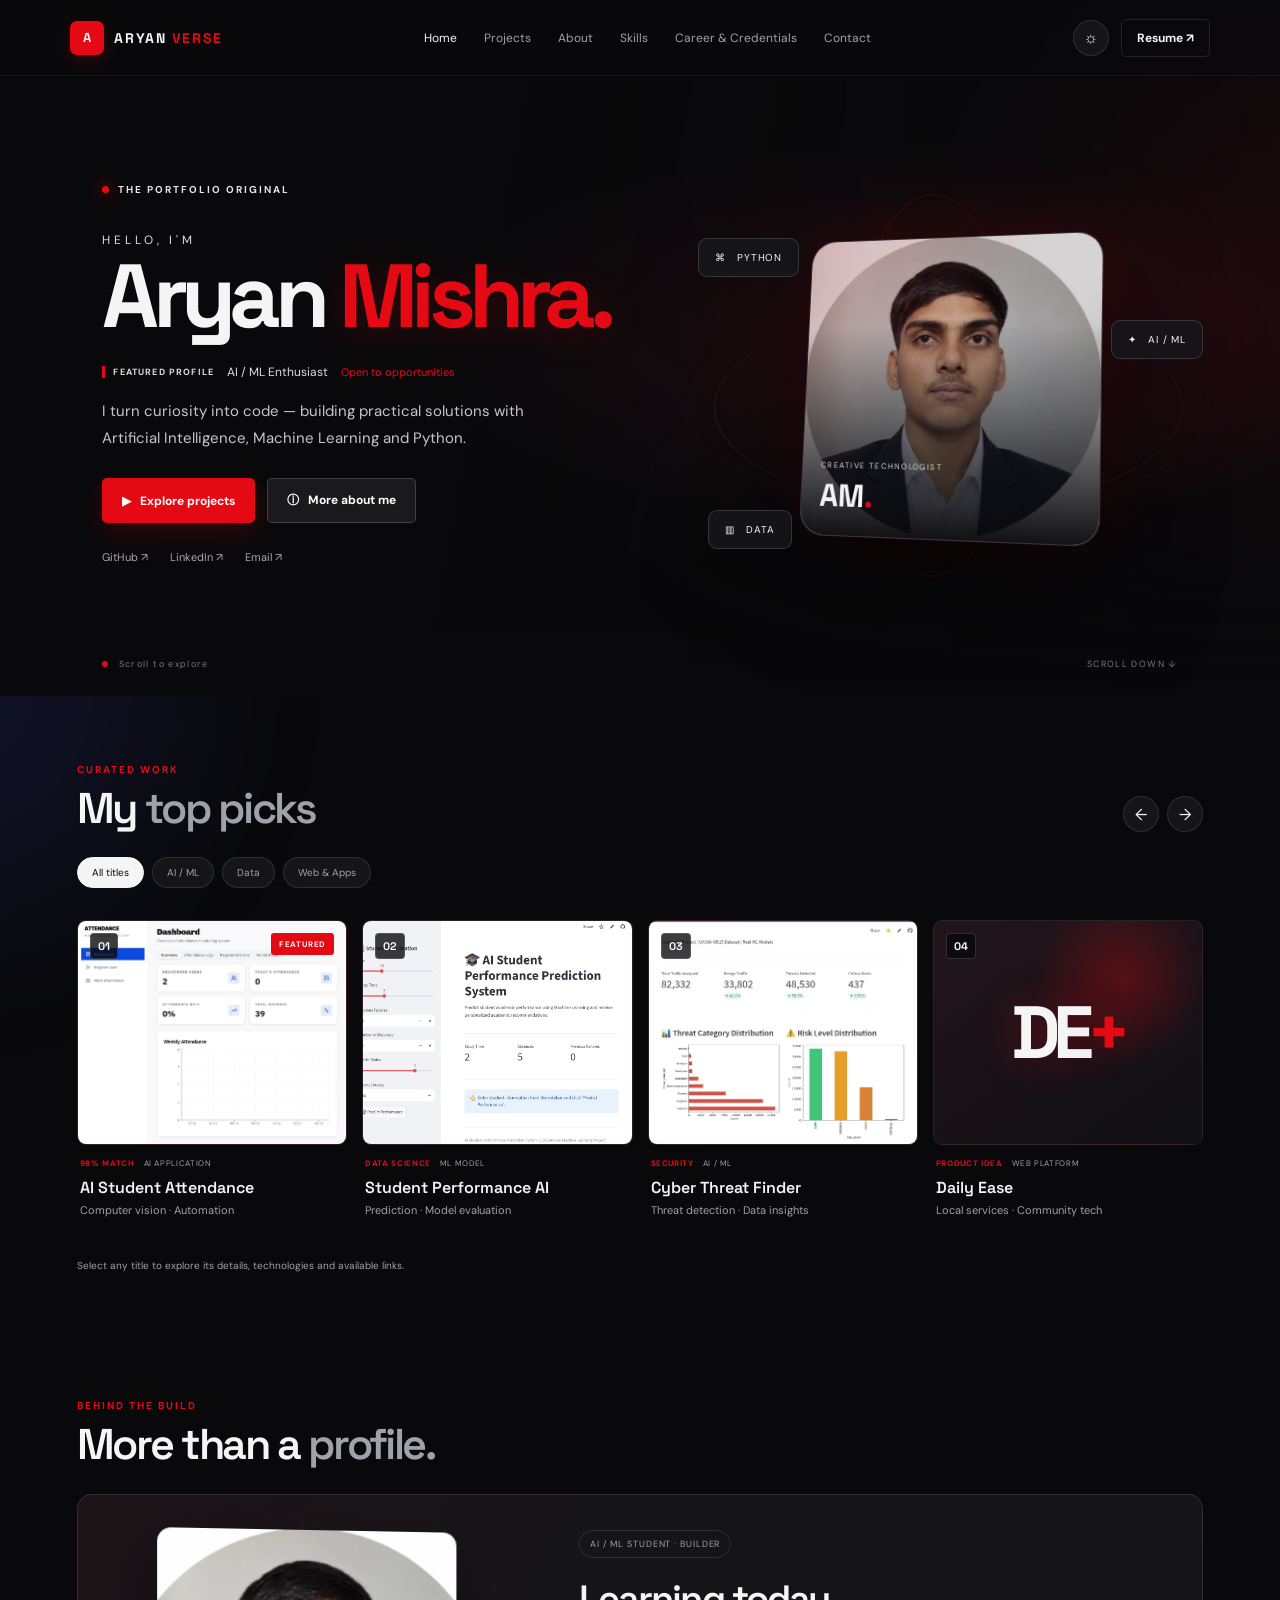
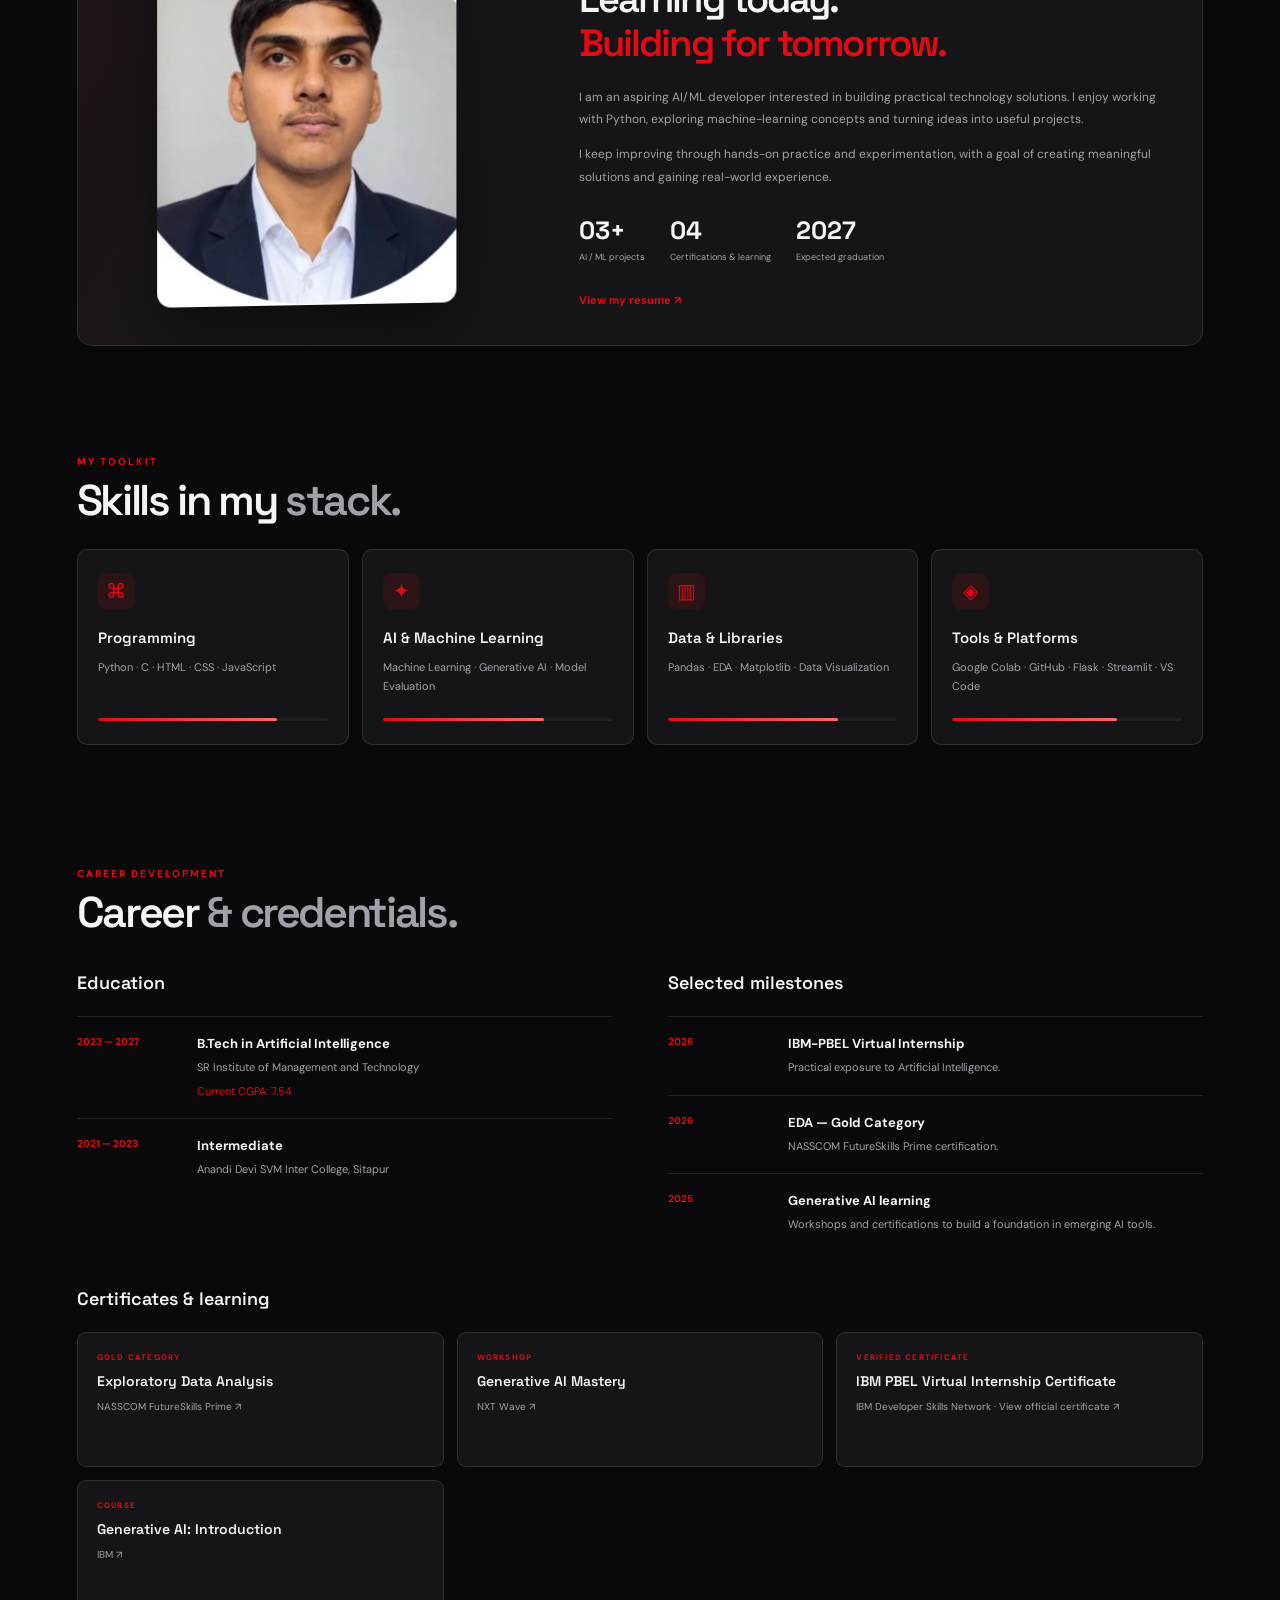
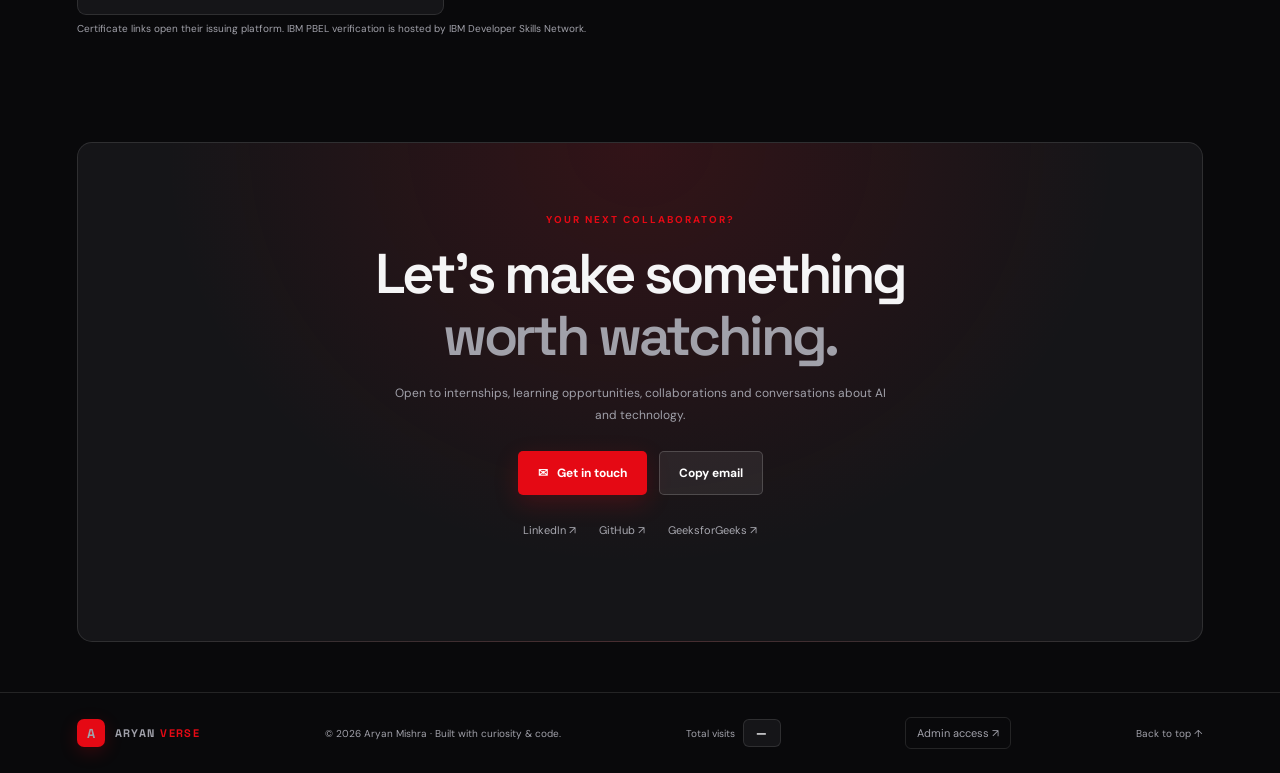
<file: index.html>
<!doctype html>
<html lang="en">
<head>
<meta charset="utf-8"><meta name="viewport" content="width=device-width,initial-scale=1">
<meta name="theme-color" content="#09090b"><meta name="description" content="Aryan Mishra — AI/ML portfolio, projects, skills and certifications.">
<title>Aryan Mishra | PortfolioVerse</title>
<link rel="preconnect" href="https://fonts.googleapis.com"><link rel="preconnect" href="https://fonts.gstatic.com" crossorigin>
<link href="https://fonts.googleapis.com/css2?family=DM+Sans:wght@400;500;600;700&family=Space+Grotesk:wght@400;500;600;700&display=swap" rel="stylesheet">
<link rel="stylesheet" href="style.css">
</head>
<body>
<div class="ambient ambient-one"></div><div class="ambient ambient-two"></div>
<header class="topbar" id="topbar">
  <a class="brand" href="#home" aria-label="Home"><span class="brand-mark">A<span>M</span></span><span class="brand-name">ARYAN<span>VERSE</span></span></a>
  <button class="mobile-menu" id="mobileMenu" aria-label="Toggle menu" aria-expanded="false">☰</button>
  <nav id="mainNav"><a class="active" href="#home">Home</a><a href="#projects">Projects</a><a href="#about">About</a><a href="#skills">Skills</a><a href="#experience">Career &amp; Credentials</a><a href="#contact">Contact</a></nav>
  <div class="top-actions"><button id="themeToggle" class="icon-btn" title="Toggle visual mode" aria-label="Toggle visual mode">☼</button><a class="resume-btn" href="resume_aryan.pdf" target="_blank" rel="noopener">Resume ↗</a></div>
</header>
<main>
<section class="hero" id="home">
  <div class="hero-shade"></div><div class="hero-content">
    <div class="eyebrow"><span class="live-dot"></span> THE PORTFOLIO ORIGINAL</div>
    <p class="hero-overline">HELLO, I'M</p><h1>Aryan <span>Mishra.</span></h1>
    <div class="role-line"><span class="role-label">FEATURED PROFILE</span><span>AI / ML Enthusiast</span><span class="rating">Open to opportunities</span></div>
    <p class="hero-desc">I turn curiosity into code — building practical solutions with Artificial Intelligence, Machine Learning and Python.</p>
    <div class="hero-buttons"><a class="btn btn-red" href="#projects">▶ &nbsp; Explore projects</a><button class="btn btn-glass" id="aboutMeBtn">ⓘ &nbsp; More about me</button></div>
    <div class="hero-social"><a href="https://github.com/Engineer9336" target="_blank" rel="noopener">GitHub ↗</a><a href="https://www.linkedin.com/in/aryan-mishra93" target="_blank" rel="noopener">LinkedIn ↗</a><a href="mailto:mishraaryan9336@gmail.com">Email ↗</a></div>
  </div>
  <div class="hero-art" aria-hidden="true"><div class="orbit orbit-a"></div><div class="orbit orbit-b"></div><div class="orbit orbit-c"></div><div class="core-card"><img src="profile.webp" alt=""><div class="core-caption"><span>CREATIVE TECHNOLOGIST</span><b>AM<span>.</span></b></div></div><div class="float-chip chip-python">⌘ &nbsp; PYTHON</div><div class="float-chip chip-ai">✦ &nbsp; AI / ML</div><div class="float-chip chip-data">▥ &nbsp; DATA</div></div>
  <div class="hero-bottom"><span><i></i> Scroll to explore</span><span>SCROLL DOWN ↓</span></div>
</section>
<section class="content-section" id="projects">
  <div class="section-top"><div><p class="section-kicker">CURATED WORK</p><h2>My <span>top picks</span></h2></div><div class="row-controls"><button class="icon-btn row-arrow" data-row="projectRow" data-dir="-1" aria-label="Scroll projects left">←</button><button class="icon-btn row-arrow" data-row="projectRow" data-dir="1" aria-label="Scroll projects right">→</button></div></div>
  <div class="filters" role="group" aria-label="Filter projects"><button class="filter active" data-filter="all">All titles</button><button class="filter" data-filter="ai">AI / ML</button><button class="filter" data-filter="data">Data</button><button class="filter" data-filter="web">Web & Apps</button></div>
  <div class="project-row" id="projectRow">
    <article class="show-card tilt-card" data-category="ai" tabindex="0" role="button" data-title="AI-Based Student Attendance Monitoring System" data-desc="An automated attendance solution that uses face detection and recognition to identify students and record attendance, helping reduce manual work and improve tracking." data-tech="Flask · Haar Cascade · LBPH Recognizer" data-github="https://github.com/Engineer9336/Engineer9336.git" data-live="https://attend-face-7.preview.emergentagent.com/"><div class="card-art"><img src="attendance.jpg" alt="Student attendance system" loading="lazy"><span class="card-index">01</span><span class="card-badge">FEATURED</span><div class="card-hover-actions"><span>▶</span><span>View details</span></div></div><div class="show-info"><div class="show-meta"><span class="match">98% MATCH</span><span>AI APPLICATION</span></div><h3>AI Student Attendance</h3><p>Computer vision · Automation</p></div></article>
    <article class="show-card tilt-card" data-category="data ai" tabindex="0" role="button" data-title="AI Student Performance Prediction" data-desc="A machine-learning project that explores student-related factors and predicts academic performance using supervised learning models." data-tech="Python · Pandas · Scikit-learn · XGBoost" data-github="https://github.com/Engineer9336" data-live=""><div class="card-art"><img src="performance.jpg" alt="Student performance prediction" loading="lazy"><span class="card-index">02</span><div class="card-hover-actions"><span>▶</span><span>View details</span></div></div><div class="show-info"><div class="show-meta"><span class="match">DATA SCIENCE</span><span>ML MODEL</span></div><h3>Student Performance AI</h3><p>Prediction · Model evaluation</p></div></article>
    <article class="show-card tilt-card" data-category="ai data" tabindex="0" role="button" data-title="Cyber Threat Finder" data-desc="An AI/ML-focused cyber threat detection project that uses data analysis and machine learning to explore suspicious patterns and support threat identification." data-tech="Python · Streamlit · Machine Learning · EDA" data-github="https://github.com/Engineer9336/Cyber_threat_FINDER.git" data-live="https://cyberthreatfindergit-3dlu2kdk668kse8petuprc.streamlit.app/"><div class="card-art cyber-art"><img src="cyber-threat.png" alt="Cyber threat detection project" loading="lazy"><span class="card-index">03</span><div class="card-hover-actions"><span>▶</span><span>View details</span></div></div><div class="show-info"><div class="show-meta"><span class="match">SECURITY</span><span>AI / ML</span></div><h3>Cyber Threat Finder</h3><p>Threat detection · Data insights</p></div></article>
    <article class="show-card tilt-card" data-category="web" tabindex="0" role="button" data-title="Daily Ease — Local Services Platform" data-desc="A platform concept designed to help people in villages and small towns discover and hire local workers for everyday services." data-tech="HTML · CSS · JavaScript · Product Design" data-github="https://github.com/Engineer9336" data-live="https://daily-ease-k1ea.onrender.com/"><div class="card-art daily-art"><div class="daily-symbol">DE<span>+</span></div><span class="card-index">04</span><div class="card-hover-actions"><span>↗</span><span>View details</span></div></div><div class="show-info"><div class="show-meta"><span class="match">PRODUCT IDEA</span><span>WEB PLATFORM</span></div><h3>Daily Ease</h3><p>Local services · Community tech</p></div></article>
  </div>
  <p class="microcopy">Select any title to explore its details, technologies and available links.</p>
</section>
<section class="content-section compact-section" id="about"><div class="section-top"><div><p class="section-kicker">BEHIND THE BUILD</p><h2>More than a <span>profile.</span></h2></div></div><div class="about-panel"><div class="about-photo"><img src="profile.webp" alt="Aryan Mishra" loading="lazy"><span class="photo-orbit"></span></div><div class="about-text"><span class="pill">AI / ML STUDENT · BUILDER</span><h3>Learning today.<br><em>Building for tomorrow.</em></h3><p>I am an aspiring AI/ML developer interested in building practical technology solutions. I enjoy working with Python, exploring machine-learning concepts and turning ideas into useful projects.</p><p>I keep improving through hands-on practice and experimentation, with a goal of creating meaningful solutions and gaining real-world experience.</p><div class="stat-grid"><div><b>03+</b><span>AI / ML projects</span></div><div><b>04</b><span>Certifications & learning</span></div><div><b>2027</b><span>Expected graduation</span></div></div><a class="text-link" href="resume_aryan.pdf" target="_blank" rel="noopener">View my resume ↗</a></div></div></section>
<section class="content-section" id="skills"><div class="section-top"><div><p class="section-kicker">MY TOOLKIT</p><h2>Skills in my <span>stack.</span></h2></div></div><div class="skill-shelf"><article class="skill-tile tilt-card"><span>⌘</span><h3>Programming</h3><p>Python · C · HTML · CSS · JavaScript</p><div class="skill-meter"><i style="width:78%"></i></div></article><article class="skill-tile tilt-card"><span>✦</span><h3>AI & Machine Learning</h3><p>Machine Learning · Generative AI · Model Evaluation</p><div class="skill-meter"><i style="width:70%"></i></div></article><article class="skill-tile tilt-card"><span>▥</span><h3>Data & Libraries</h3><p>Pandas · EDA · Matplotlib · Data Visualization</p><div class="skill-meter"><i style="width:74%"></i></div></article><article class="skill-tile tilt-card"><span>◈</span><h3>Tools & Platforms</h3><p>Google Colab · GitHub · Flask · Streamlit · VS Code</p><div class="skill-meter"><i style="width:72%"></i></div></article></div></section>
<section class="content-section journey-section" id="experience"><div class="section-top"><div><p class="section-kicker">CAREER DEVELOPMENT</p><h2>Career <span>&amp; credentials.</span></h2></div></div><div class="journey-grid"><div><h3 class="subheading">Education</h3><article class="timeline-item"><span>2023 — 2027</span><div><h4>B.Tech in Artificial Intelligence</h4><p>SR Institute of Management and Technology</p><small>Current CGPA: 7.54</small></div></article><article class="timeline-item"><span>2021 — 2023</span><div><h4>Intermediate</h4><p>Anandi Devi SVM Inter College, Sitapur</p></div></article></div><div><h3 class="subheading">Selected milestones</h3><article class="timeline-item"><span>2026</span><div><h4>IBM-PBEL Virtual Internship</h4><p>Practical exposure to Artificial Intelligence.</p></div></article><article class="timeline-item"><span>2026</span><div><h4>EDA — Gold Category</h4><p>NASSCOM FutureSkills Prime certification.</p></div></article><article class="timeline-item"><span>2025</span><div><h4>Generative AI learning</h4><p>Workshops and certifications to build a foundation in emerging AI tools.</p></div></article></div></div><h3 class="subheading cert-heading">Certificates & learning</h3><div class="certificate-row"><a href="https://www.futureskillsprime.in/iDH/user/credential/view/32914-d2db956e-89bc-11f1-bcca-005056b48b54" target="_blank" rel="noopener"><span>GOLD CATEGORY</span><b>Exploratory Data Analysis</b><small>NASSCOM FutureSkills Prime ↗</small></a><a href="https://cdn1.ccbp.in/misc/workshop-openai-nxtwave-buildathon-genai-online-workshop-participation/V8UVVJ9SR9.png" target="_blank" rel="noopener"><span>WORKSHOP</span><b>Generative AI Mastery</b><small>NXT Wave ↗</small></a><a href="https://courses.ibmmooc.skillsnetwork.site/certificates/443cd7c1399649229d3c1b4655b6f2ce" target="_blank" rel="noopener" aria-label="Open verified IBM PBEL Artificial Intelligence internship certificate"><span>VERIFIED CERTIFICATE</span><b>IBM PBEL Virtual Internship Certificate</b><small>IBM Developer Skills Network · View official certificate ↗</small></a><a href="https://coursera.org/share/058de2ea658a33d26c49e548c6a832b0" target="_blank" rel="noopener"><span>COURSE</span><b>Generative AI: Introduction</b><small>IBM ↗</small></a></div><p class="microcopy">Certificate links open their issuing platform. IBM PBEL verification is hosted by IBM Developer Skills Network.</p></section>
<section class="contact-section" id="contact"><div class="contact-inner"><p class="section-kicker">YOUR NEXT COLLABORATOR?</p><h2>Let's make something<br><span>worth watching.</span></h2><p>Open to internships, learning opportunities, collaborations and conversations about AI and technology.</p><div class="contact-actions"><a class="btn btn-red" href="mailto:mishraaryan9336@gmail.com?subject=Portfolio%20Contact">✉ &nbsp; Get in touch</a><button class="btn btn-glass" id="copyEmail">Copy email</button></div><div class="contact-links"><a href="https://www.linkedin.com/in/aryan-mishra93" target="_blank" rel="noopener">LinkedIn ↗</a><a href="https://github.com/Engineer9336" target="_blank" rel="noopener">GitHub ↗</a><a href="https://practice.geeksforgeeks.org/leaderboard" target="_blank" rel="noopener">GeeksforGeeks ↗</a></div><p id="copyStatus" class="copy-status" aria-live="polite"></p></div></section>
</main>
<footer><a class="brand footer-brand" href="#home"><span class="brand-mark">A<span>M</span></span><span class="brand-name">ARYAN<span>VERSE</span></span></a><span>© <span id="year"></span> Aryan Mishra · Built with curiosity &amp; code.</span><span class="visitor-counter" aria-live="polite">Total visits <strong id="visitorCount">—</strong></span><a href="admin.html" class="admin-entry">Admin access ↗</a><a href="#home">Back to top ↑</a></footer>
<button id="backTop" class="back-top" aria-label="Back to top">↑</button>
<div class="detail-modal" id="detailModal" aria-hidden="true"><div class="modal-backdrop" data-close="true"></div><article class="detail-panel" role="dialog" aria-modal="true" aria-labelledby="detailTitle"><button class="modal-close" id="modalClose" aria-label="Close details">×</button><p class="section-kicker">PROJECT DETAILS</p><h2 id="detailTitle">Project</h2><p id="detailDesc"></p><div class="detail-tech" id="detailTech"></div><div class="detail-links" id="detailLinks"></div></article></div>
<div class="toast" id="toast" role="status" aria-live="polite"></div>
<script src="script.js"></script><script type="module" src="public-data.js"></script>
</body></html>
</file>
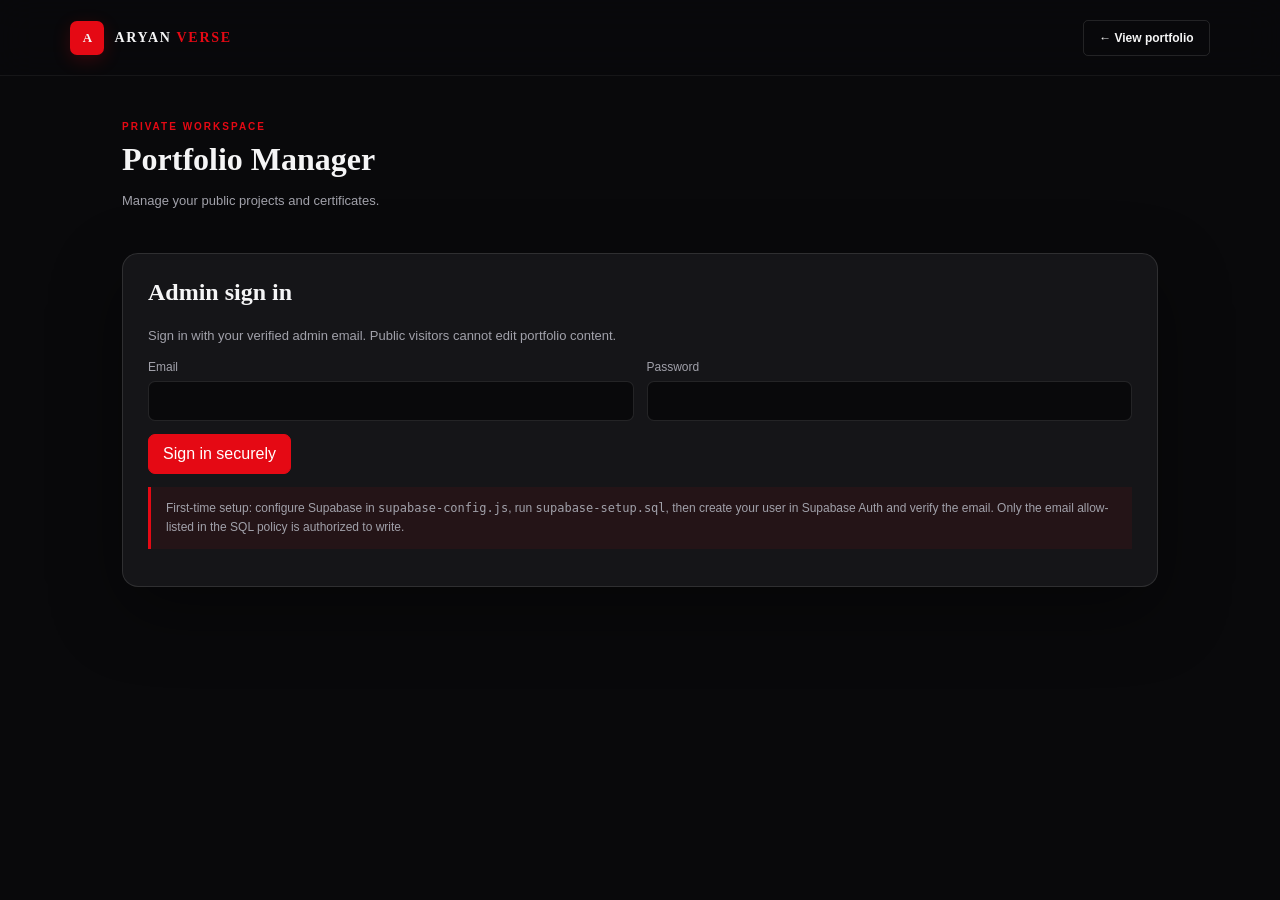
<file: admin.html>
<!doctype html><html lang="en"><head><meta charset="utf-8"><meta name="viewport" content="width=device-width,initial-scale=1"><meta name="robots" content="noindex,nofollow"><title>Portfolio Admin | AryanVerse</title><link rel="stylesheet" href="style.css"><style>
.admin-wrap{max-width:1080px;margin:45px auto;padding:0 22px}.admin-head{display:flex;justify-content:space-between;align-items:center;gap:15px;flex-wrap:wrap;margin-bottom:28px}.admin-panel{background:var(--panel);border:1px solid var(--line);border-radius:16px;padding:25px;margin:18px 0;box-shadow:var(--shadow)}.admin-panel h2{margin-top:0;font-family:'Space Grotesk'}.admin-form{display:grid;grid-template-columns:repeat(2,minmax(0,1fr));gap:13px}.admin-form label{display:flex;flex-direction:column;gap:7px;color:var(--muted);font-size:12px}.admin-form input,.admin-form textarea,.admin-form select{width:100%;padding:12px;border-radius:7px;border:1px solid var(--line);background:var(--bg);color:var(--text);font:inherit}.admin-form textarea{min-height:95px;resize:vertical}.wide{grid-column:1/-1}.admin-btn{border:1px solid var(--line);background:var(--panel2);padding:10px 14px;border-radius:7px;cursor:pointer}.admin-btn.primary{background:var(--red);color:white;border-color:var(--red)}.admin-list{display:grid;gap:10px}.admin-item{display:flex;justify-content:space-between;align-items:center;gap:15px;padding:13px;border:1px solid var(--line);border-radius:9px}.admin-item small{display:block;color:var(--muted);margin-top:4px}.admin-item-actions{display:flex;gap:7px;flex-shrink:0}.status{color:var(--muted);font-size:13px;line-height:1.6}.status.error{color:#d92d3a}.status.ok{color:#147d4b}#dashboard[hidden],#loginPanel[hidden]{display:none!important}.security-note{background:rgba(229,9,20,.07);border-left:3px solid var(--red);padding:12px 15px;font-size:12px;line-height:1.6;color:var(--muted)}@media(max-width:650px){.admin-form{grid-template-columns:1fr}.wide{grid-column:auto}.admin-panel{padding:17px}.admin-item{align-items:flex-start;flex-direction:column}}
</style></head><body><header class="topbar"><a class="brand" href="index.html"><span class="brand-mark">A</span><span class="brand-name">ARYAN<span>VERSE</span></span></a><a class="resume-btn" href="index.html">← View portfolio</a></header><main class="admin-wrap"><div class="admin-head"><div><p class="section-kicker">PRIVATE WORKSPACE</p><h1 style="font-family:'Space Grotesk';margin:0">Portfolio Manager</h1><p class="status">Manage your public projects and certificates.</p></div><button id="logoutBtn" class="admin-btn" hidden>Sign out</button></div>
<section id="loginPanel" class="admin-panel"><h2>Admin sign in</h2><p class="status">Sign in with your verified admin email. Public visitors cannot edit portfolio content.</p><form id="loginForm" class="admin-form"><label>Email<input id="email" type="email" autocomplete="username" required></label><label>Password<input id="password" type="password" autocomplete="current-password" required minlength="8"></label><div class="wide"><button class="admin-btn primary" type="submit">Sign in securely</button></div></form><p id="loginStatus" class="status" aria-live="polite"></p><p class="security-note">First-time setup: configure Supabase in <code>supabase-config.js</code>, run <code>supabase-setup.sql</code>, then create your user in Supabase Auth and verify the email. Only the email allow-listed in the SQL policy is authorized to write.</p></section>
<section id="dashboard" hidden><div class="security-note">You are signed in. Changes are saved to Supabase and become visible on the public portfolio. Uploads go to the portfolio-assets bucket.</div>
<section class="admin-panel"><h2 id="projectFormTitle">Add a project</h2><form id="projectForm" class="admin-form"><input id="projectId" type="hidden"><label>Project title<input id="projectTitle" required maxlength="120"></label><label>Category<select id="projectCategory"><option value="ai">AI / ML</option><option value="data">Data</option><option value="web">Web & Apps</option><option value="cybersecurity">Cybersecurity</option></select></label><label class="wide">Short subtitle<input id="projectSubtitle" maxlength="160"></label><label class="wide">Description<textarea id="projectDescription" required></textarea></label><label class="wide">Technologies (separate with ·)<input id="projectTech" placeholder="Python · Pandas · Scikit-learn"></label><label>GitHub URL<input id="projectGithub" type="url" placeholder="https://github.com/..."></label><label>Live demo URL<input id="projectDemo" type="url" placeholder="https://..."></label><label>Card badge<input id="projectBadge" placeholder="FEATURED / AI PROJECT"></label><label>Project image<input id="projectImage" type="file" accept="image/*"></label><div class="wide"><button class="admin-btn primary" type="submit">Save project</button> <button class="admin-btn" type="button" id="cancelProject">Clear form</button></div></form><p id="projectStatus" class="status" aria-live="polite"></p><h3>Existing projects</h3><div id="projectList" class="admin-list"></div></section>
<section class="admin-panel"><h2 id="certFormTitle">Add a certificate</h2><form id="certForm" class="admin-form"><input id="certId" type="hidden"><label>Certificate title<input id="certTitle" required maxlength="150"></label><label>Issuer / organization<input id="certIssuer" required maxlength="120"></label><label>Category<input id="certCategory" placeholder="INTERNSHIP / GOLD CATEGORY"></label><label>Issue year<input id="certYear" type="number" min="2000" max="2100"></label><label class="wide">Official verification URL<input id="certVerification" type="url" placeholder="https://official-issuer.example/verify/..."></label><label class="wide">Certificate PDF or image<input id="certFile" type="file" accept="application/pdf,image/*"></label><div class="wide"><button class="admin-btn primary" type="submit">Save certificate</button> <button class="admin-btn" type="button" id="cancelCert">Clear form</button></div></form><p id="certStatus" class="status" aria-live="polite"></p><h3>Existing certificates</h3><div id="certList" class="admin-list"></div></section></section></main><script type="module" src="admin.js"></script></body></html>
</file>
<file: style.css>
:root{--bg:#09090b;--panel:#151518;--panel2:#202024;--text:#f5f5f6;--muted:#a1a1aa;--red:#e50914;--red2:#ff2631;--line:rgba(255,255,255,.11);--green:#46d369;--shadow:0 24px 70px rgba(0,0,0,.4)}*{box-sizing:border-box}html{scroll-behavior:smooth;scroll-padding-top:86px}body{margin:0;background:var(--bg);color:var(--text);font-family:'DM Sans',sans-serif;overflow-x:hidden;transition:background .35s,color .35s}body.light-mode{--bg:#f3f3f5;--panel:#fff;--panel2:#e8e8ec;--text:#17171b;--muted:#5f6068;--line:rgba(0,0,0,.13);--shadow:0 24px 70px rgba(20,20,30,.14)}a{color:inherit;text-decoration:none}button{font:inherit;color:inherit}.ambient{position:fixed;z-index:-1;width:420px;height:420px;border-radius:50%;filter:blur(100px);opacity:.12;pointer-events:none}.ambient-one{background:#e50914;top:5%;right:-200px}.ambient-two{background:#4c5eff;bottom:0;left:-260px}.topbar{height:76px;position:sticky;top:0;z-index:50;display:flex;align-items:center;justify-content:space-between;padding:0 5.5%;background:rgba(9,9,11,.82);backdrop-filter:blur(18px);border-bottom:1px solid rgba(255,255,255,.055);transition:background .3s}.light-mode .topbar{background:rgba(243,243,245,.86)}.brand{display:flex;align-items:center;gap:10px;flex-shrink:0}.brand-mark{width:34px;height:34px;display:grid;place-items:center;background:var(--red);font:700 13px 'Space Grotesk';border-radius:7px;box-shadow:0 5px 18px #e5091433}.brand-mark span{display:none}.brand-name{font:700 14px 'Space Grotesk';letter-spacing:.12em}.brand-name span{color:var(--red);margin-left:5px}.topbar nav{display:flex;gap:27px;margin:0 22px}.topbar nav a{font-size:12px;color:var(--muted);transition:color .2s}.topbar nav a:hover,.topbar nav a.active{color:var(--text)}.top-actions{display:flex;align-items:center;gap:12px}.resume-btn{font-size:12px;font-weight:700;padding:10px 15px;border:1px solid var(--line);border-radius:5px}.resume-btn:hover{border-color:var(--red);color:var(--red)}.icon-btn{border:1px solid var(--line);background:var(--panel);width:36px;height:36px;border-radius:50%;display:grid;place-items:center;cursor:pointer;transition:.25s}.icon-btn:hover{background:var(--red);border-color:var(--red);transform:translateY(-2px)}.mobile-menu{display:none;background:none;border:0;font-size:23px}.hero{position:relative;min-height:620px;display:flex;align-items:center;padding:80px 8% 105px;overflow:hidden;background:radial-gradient(ellipse at 72% 42%,#5b111b66 0%,transparent 38%),linear-gradient(100deg,var(--bg) 0%,rgba(9,9,11,.97) 36%,rgba(9,9,11,.42) 100%)}.hero:after{content:"";position:absolute;inset:0;background:linear-gradient(0deg,var(--bg),transparent 24%),linear-gradient(90deg,var(--bg) 0%,transparent 75%);pointer-events:none}.hero-content{position:relative;z-index:4;max-width:620px;animation:rise .9s both}.eyebrow,.section-kicker{font-size:10px;letter-spacing:.2em;font-weight:700;color:var(--muted)}.eyebrow{display:flex;align-items:center;gap:9px;color:#e7e7e9}.live-dot{width:7px;height:7px;border-radius:50%;background:var(--red);box-shadow:0 0 15px var(--red)}.hero-overline{font-size:12px;letter-spacing:.32em;color:#ddd;margin:36px 0 5px}.hero h1{font:700 clamp(56px,7vw,94px)/.98 'Space Grotesk';letter-spacing:-.075em;margin:0 0 24px}.hero h1 span{color:var(--red);text-shadow:0 8px 38px #e5091433}.role-line{display:flex;align-items:center;gap:13px;flex-wrap:wrap;font-size:12px;color:#ddd}.role-label{font-size:9px;letter-spacing:.13em;border-left:3px solid var(--red);padding-left:8px;font-weight:700}.rating{color:var(--green);font-size:11px}.hero-desc{max-width:480px;color:#c6c6cc;line-height:1.8;font-size:15px;margin:18px 0 26px}.hero-buttons,.contact-actions{display:flex;gap:12px;flex-wrap:wrap}.btn{display:inline-flex;align-items:center;justify-content:center;gap:6px;border:1px solid transparent;border-radius:5px;padding:13px 19px;font-size:12px;font-weight:700;cursor:pointer;transition:transform .25s,background .25s,border .25s}.btn:hover{transform:translateY(-3px)}.btn-red{background:var(--red);color:white;box-shadow:0 8px 25px #e5091433}.btn-red:hover{background:var(--red2)}.btn-glass{background:#ffffff12;border-color:#ffffff2c;color:white}.btn-glass:hover{background:#ffffff20;border-color:#ffffff65}.hero-social{display:flex;gap:22px;margin-top:27px}.hero-social a,.contact-links a{font-size:11px;color:#a8a8b0;transition:color .2s}.hero-social a:hover,.contact-links a:hover{color:var(--red)}.hero-art{position:absolute;right:6%;top:50%;transform:translateY(-50%);width:min(42vw,510px);aspect-ratio:1;z-index:2;perspective:1000px;animation:artIn 1.2s .15s both}.core-card{position:absolute;inset:20%;border-radius:26px;overflow:hidden;transform:rotateY(-15deg) rotateX(7deg);background:linear-gradient(145deg,#2c171b,#101015);border:1px solid #ffffff22;box-shadow:0 40px 100px #000a,0 0 60px #e5091425;animation:float 6s ease-in-out infinite}.core-card:after{content:"";position:absolute;inset:0;background:linear-gradient(0deg,#08080bf2,transparent 70%),linear-gradient(130deg,#e5091422,transparent 45%)}.core-card img{width:100%;height:100%;object-fit:cover;object-position:center 20%;filter:saturate(.8);opacity:.82}.core-caption{position:absolute;z-index:1;bottom:20px;left:20px;right:20px;display:flex;flex-direction:column;gap:6px}.core-caption span{font-size:8px;letter-spacing:.18em;color:#ddd}.core-caption b{font:700 32px 'Space Grotesk'}.core-caption b span{font-size:32px;color:var(--red)}.orbit{position:absolute;inset:5%;border:1px solid #ffffff12;border-radius:50%;transform:rotateX(65deg) rotateZ(-22deg);animation:spin 25s linear infinite}.orbit-b{inset:13%;transform:rotateY(65deg) rotateZ(40deg);border-color:#e5091438;animation-duration:18s;animation-direction:reverse}.orbit-c{inset:0;transform:rotateX(68deg) rotateZ(65deg);border-style:dashed;animation-duration:35s}.float-chip{position:absolute;padding:12px 16px;border:1px solid #ffffff25;border-radius:9px;background:#17171be8;box-shadow:var(--shadow);font-size:10px;letter-spacing:.08em;backdrop-filter:blur(12px);animation:float 5s ease-in-out infinite}.chip-python{top:21%;left:1%}.chip-ai{right:0;top:37%;animation-delay:-2s}.chip-data{bottom:18%;left:3%;animation-delay:-3.5s}.hero-bottom{position:absolute;bottom:26px;left:8%;right:8%;z-index:5;display:flex;justify-content:space-between;color:#777780;font-size:9px;letter-spacing:.15em}.hero-bottom i{display:inline-block;width:6px;height:6px;border-radius:50%;background:var(--red);margin-right:7px}.content-section{padding:67px 6% 42px;position:relative}.section-top{display:flex;align-items:end;justify-content:space-between;margin-bottom:25px}.section-kicker{color:var(--red);margin:0 0 9px}.section-top h2,.contact-inner h2{font:600 clamp(30px,4vw,43px)/1.1 'Space Grotesk';letter-spacing:-.055em;margin:0}.section-top h2 span,.contact-inner h2 span{color:var(--muted)}.row-controls{display:flex;gap:8px}.filters{display:flex;gap:8px;margin:0 0 22px;flex-wrap:wrap}.filter{border:1px solid var(--line);background:var(--panel);border-radius:30px;padding:8px 14px;font-size:10px;color:var(--muted);cursor:pointer;transition:.2s}.filter:hover,.filter.active{background:var(--text);color:var(--bg);border-color:var(--text)}.project-row{display:grid;grid-auto-columns:minmax(220px,1fr);grid-auto-flow:column;gap:15px;overflow-x:auto;scroll-snap-type:x mandatory;padding:10px 4px 22px;margin:0 -4px;scrollbar-width:thin;scrollbar-color:#444 transparent}.project-row::-webkit-scrollbar{height:5px}.project-row::-webkit-scrollbar-thumb{background:#45454b;border-radius:5px}.show-card{min-width:0;scroll-snap-align:start;cursor:pointer;outline:none;transition:opacity .25s,transform .25s}.show-card[hidden]{display:none}.card-art{position:relative;height:clamp(165px,18vw,225px);border-radius:9px;overflow:hidden;background:linear-gradient(140deg,#251014,#11111a);border:1px solid #ffffff13;transform-style:preserve-3d;transition:box-shadow .3s,border-color .3s}.show-card:hover .card-art,.show-card:focus-visible .card-art{border-color:#e5091488;box-shadow:0 18px 45px #0008,0 0 0 1px #e5091433}.card-art img{width:100%;height:100%;object-fit:cover;display:block;transition:transform .65s,filter .4s;filter:saturate(.83)}.show-card:hover .card-art img{transform:scale(1.09);filter:saturate(1.1)}.card-index{position:absolute;left:12px;top:12px;font:700 11px 'Space Grotesk';background:#08080bc9;border:1px solid #ffffff25;padding:5px 7px;border-radius:4px}.card-badge{position:absolute;top:12px;right:12px;background:var(--red);font-size:8px;letter-spacing:.1em;font-weight:700;padding:6px 8px;border-radius:3px}.card-hover-actions{position:absolute;inset:auto 0 0;display:flex;align-items:center;gap:9px;padding:38px 15px 15px;background:linear-gradient(transparent,#08080bf2);font-size:11px;font-weight:700;opacity:0;transform:translateY(8px);transition:.25s}.card-hover-actions span:first-child{display:grid;place-items:center;width:30px;height:30px;border-radius:50%;background:white;color:#111}.show-card:hover .card-hover-actions,.show-card:focus-visible .card-hover-actions{opacity:1;transform:none}.show-info{padding:13px 3px}.show-meta{display:flex;gap:9px;align-items:center;font-size:8px;color:var(--muted);letter-spacing:.08em}.match{color:var(--green);font-weight:700}.show-info h3{font:600 16px 'Space Grotesk';margin:9px 0 5px}.show-info p{margin:0;color:var(--muted);font-size:11px}.microcopy{font-size:10px;color:var(--muted);margin:7px 0 0}.daily-art{display:grid;place-items:center;background:radial-gradient(circle at 70% 25%,#e509144d,transparent 35%),linear-gradient(145deg,#22151a,#101015)}.daily-symbol{font:700 74px 'Space Grotesk';letter-spacing:-.1em;text-shadow:0 0 40px #e5091455}.daily-symbol span{color:var(--red)}.compact-section{padding-top:85px}.about-panel{display:grid;grid-template-columns:minmax(230px,.8fr) 1.2fr;gap:7%;align-items:center;border:1px solid var(--line);border-radius:15px;padding:35px;background:linear-gradient(120deg,#e509140b,transparent 42%),var(--panel);overflow:hidden}.about-photo{position:relative;max-width:310px;width:100%;aspect-ratio:4/5;margin:auto;border-radius:10px;overflow:visible;perspective:700px}.about-photo img{position:relative;z-index:2;width:100%;height:100%;object-fit:cover;object-position:center 20%;border-radius:10px;transform:rotateY(5deg);box-shadow:0 24px 60px #0007}.photo-orbit{position:absolute;inset:-14px;border:1px solid #e5091470;border-radius:13px;transform:rotate(5deg);animation:float 7s ease-in-out infinite}.pill{display:inline-block;font-size:9px;letter-spacing:.1em;border:1px solid var(--line);padding:7px 10px;border-radius:30px;color:var(--muted)}.about-text h3{font:600 clamp(27px,3vw,38px)/1.15 'Space Grotesk';letter-spacing:-.05em;margin:20px 0}.about-text h3 em{font-style:normal;color:var(--red)}.about-text>p{font-size:12px;line-height:1.9;color:var(--muted);max-width:650px}.stat-grid{display:flex;gap:25px;margin:25px 0}.stat-grid div{display:flex;flex-direction:column;gap:5px}.stat-grid b{font:700 25px 'Space Grotesk'}.stat-grid span{font-size:9px;color:var(--muted)}.text-link{font-size:11px;font-weight:700;color:var(--red)}.skill-shelf{display:grid;grid-template-columns:repeat(4,1fr);gap:13px}.skill-tile{padding:23px 20px;border:1px solid var(--line);border-radius:10px;background:var(--panel);transition:transform .25s,border .25s;transform-style:preserve-3d}.skill-tile:hover{border-color:#e5091466}.skill-tile>span{display:grid;place-items:center;width:37px;height:37px;border-radius:9px;background:#e509141c;color:var(--red);font-size:20px}.skill-tile h3{font:600 15px 'Space Grotesk';margin:18px 0 9px}.skill-tile p{font-size:11px;line-height:1.7;color:var(--muted);min-height:40px}.skill-meter{height:3px;background:var(--panel2);border-radius:5px;margin-top:20px;overflow:hidden}.skill-meter i{display:block;height:100%;background:linear-gradient(90deg,var(--red),#ff6971);border-radius:5px;transform-origin:left;animation:meterIn 1.5s both}.journey-section{padding-top:80px}.journey-grid{display:grid;grid-template-columns:1fr 1fr;gap:5%}.subheading{font:600 18px 'Space Grotesk';margin:10px 0 22px}.timeline-item{display:grid;grid-template-columns:105px 1fr;gap:15px;padding:18px 0;border-top:1px solid var(--line)}.timeline-item>span{font-size:10px;color:var(--red);font-weight:700}.timeline-item h4{font-size:13px;margin:0 0 7px}.timeline-item p,.timeline-item small{font-size:11px;color:var(--muted);margin:0;line-height:1.6}.timeline-item small{display:inline-block;color:var(--green);margin-top:6px}.cert-heading{margin-top:35px}.certificate-row{display:grid;grid-template-columns:repeat(3,1fr);gap:13px}.certificate-row a{display:flex;flex-direction:column;gap:9px;padding:19px;border:1px solid var(--line);border-radius:9px;background:var(--panel);transition:.25s}.certificate-row a:hover{transform:translateY(-4px);border-color:#e5091466}.certificate-row a span{font-size:8px;letter-spacing:.15em;color:var(--red);font-weight:700}.certificate-row a b{font:600 14px 'Space Grotesk'}.certificate-row a small{font-size:10px;color:var(--muted)}.contact-section{margin:65px 6% 50px;border:1px solid var(--line);border-radius:15px;overflow:hidden;background:radial-gradient(ellipse at 50% 0%,#e5091424,transparent 60%),var(--panel)}.contact-inner{text-align:center;padding:70px 20px}.contact-inner h2{font-size:clamp(36px,5vw,56px);margin:17px 0}.contact-inner>p:not(.section-kicker):not(.copy-status){font-size:12px;line-height:1.8;color:var(--muted);max-width:510px;margin:0 auto 25px}.contact-actions{justify-content:center}.contact-links{display:flex;justify-content:center;gap:23px;margin-top:28px}.copy-status{font-size:10px;color:var(--green);min-height:14px}footer{display:flex;align-items:center;justify-content:space-between;padding:24px 6%;border-top:1px solid var(--line);font-size:10px;color:var(--muted);gap:20px}.footer-brand .brand-mark{width:28px;height:28px}.footer-brand .brand-name{font-size:11px}.back-top{position:fixed;right:22px;bottom:22px;width:40px;height:40px;border:1px solid var(--line);border-radius:50%;background:var(--red);color:white;box-shadow:var(--shadow);cursor:pointer;opacity:0;pointer-events:none;transform:translateY(10px);transition:.25s;z-index:30}.back-top.visible{opacity:1;pointer-events:auto;transform:none}.detail-modal{position:fixed;inset:0;z-index:100;display:grid;place-items:center;padding:20px;opacity:0;visibility:hidden;transition:opacity .25s,visibility .25s}.detail-modal.open{opacity:1;visibility:visible}.modal-backdrop{position:absolute;inset:0;background:#000b;backdrop-filter:blur(10px)}.detail-panel{position:relative;width:min(540px,100%);padding:35px;border:1px solid #ffffff24;border-radius:14px;background:var(--panel);box-shadow:var(--shadow);transform:translateY(18px) scale(.98);transition:transform .3s}.detail-modal.open .detail-panel{transform:none}.modal-close{position:absolute;right:16px;top:12px;border:0;background:transparent;font-size:30px;color:var(--muted);cursor:pointer}.detail-panel h2{font:600 30px 'Space Grotesk';letter-spacing:-.04em;margin:8px 0 14px}.detail-panel>p:not(.section-kicker){font-size:13px;line-height:1.8;color:var(--muted)}.detail-tech{display:flex;flex-wrap:wrap;gap:8px;margin:22px 0}.detail-tech span{font-size:10px;border:1px solid var(--line);border-radius:4px;padding:7px 9px;color:var(--muted)}.detail-links{display:flex;gap:10px;flex-wrap:wrap}.detail-links a{padding:11px 15px;background:var(--red);border-radius:5px;color:white;font-size:11px;font-weight:700}.detail-links a.secondary{background:transparent;border:1px solid var(--line);color:var(--text)}.toast{position:fixed;bottom:25px;left:50%;transform:translate(-50%,20px);background:var(--text);color:var(--bg);padding:12px 18px;border-radius:8px;font-size:11px;z-index:120;opacity:0;pointer-events:none;transition:.25s}.toast.show{opacity:1;transform:translate(-50%,0)}.reveal{opacity:0;transform:translateY(18px);transition:opacity .7s,transform .7s}.reveal.visible{opacity:1;transform:none}@keyframes rise{from{opacity:0;transform:translateY(24px)}to{opacity:1;transform:none}}@keyframes artIn{from{opacity:0;transform:translate(25px,-45%) scale(.94)}to{opacity:1;transform:translate(0,-50%) scale(1)}}@keyframes float{0%,100%{translate:0 0}50%{translate:0 -12px}}@keyframes spin{to{rotate:360deg}}@keyframes meterIn{from{transform:scaleX(0)}to{transform:scaleX(1)}}@media(min-width:1500px){.hero{min-height:730px}.content-section{padding-left:9%;padding-right:9%}.hero{padding-left:10%;padding-right:10%}}@media(max-width:1000px){.topbar{padding:0 4%}.topbar nav{gap:15px}.hero{padding-left:6%;padding-right:6%}.hero-art{right:1%;width:44vw;opacity:.8}.hero-content{max-width:570px}.skill-shelf{grid-template-columns:repeat(2,1fr)}.content-section{padding-left:5%;padding-right:5%}}@media(max-width:720px){.topbar{height:66px;padding:0 5%}.mobile-menu{display:block;order:3}.top-actions{margin-left:auto;margin-right:13px}.resume-btn{padding:9px 10px}.topbar nav{display:none;position:absolute;top:66px;left:0;right:0;margin:0;padding:18px 6%;background:var(--panel);border-bottom:1px solid var(--line);flex-direction:column;gap:0}.topbar nav.open{display:flex}.topbar nav a{padding:13px 0;border-bottom:1px solid var(--line)}.hero{min-height:760px;align-items:flex-start;padding:70px 6% 95px;background:radial-gradient(ellipse at 70% 68%,#5b111b44,transparent 42%),var(--bg)}.hero-content{max-width:100%}.hero h1{font-size:clamp(55px,15vw,82px)}.hero-desc{font-size:13px;max-width:440px}.hero-art{top:auto;bottom:35px;right:8%;width:min(66vw,320px);opacity:.8;transform:none}.core-card{inset:20%}.float-chip{padding:9px 11px;font-size:8px}.chip-python{left:-5%}.chip-ai{right:-5%}.hero-bottom{bottom:18px;left:6%;right:6%}.hero-bottom span:last-child{display:none}.content-section{padding-top:50px;padding-bottom:28px}.section-top h2{font-size:32px}.project-row{grid-auto-columns:minmax(220px,72vw)}.card-art{height:190px}.about-panel{grid-template-columns:1fr;padding:24px;gap:30px}.about-photo{max-width:220px;aspect-ratio:1}.about-photo img{border-radius:50%;object-position:center 18%}.photo-orbit{border-radius:50%}.stat-grid{gap:16px;justify-content:space-between}.stat-grid b{font-size:22px}.skill-shelf{grid-template-columns:1fr 1fr}.skill-tile{padding:17px}.skill-tile h3{font-size:13px}.skill-tile p{font-size:10px}.journey-grid{grid-template-columns:1fr;gap:20px}.certificate-row{grid-template-columns:1fr}.contact-section{margin:45px 4% 30px}.contact-inner{padding:52px 20px}.contact-inner h2{font-size:39px}footer{flex-wrap:wrap;justify-content:center;text-align:center}footer>span{width:100%;order:3}}@media(max-width:400px){.brand-name{font-size:11px}.top-actions{gap:6px}.icon-btn{width:32px;height:32px}.resume-btn{font-size:10px}.skill-shelf{grid-template-columns:1fr}.hero-buttons .btn{width:100%}.timeline-item{grid-template-columns:80px 1fr}.stat-grid{gap:10px}.stat-grid span{font-size:8px}}@media(prefers-reduced-motion:reduce){*,*:before,*:after{scroll-behavior:auto!important;animation-duration:.01ms!important;animation-iteration-count:1!important;transition-duration:.01ms!important}}

/* Accessibility and theme-contrast refinements */
:root{color-scheme:dark;--hero-text:#f7f7f8;--hero-muted:#d2d2d8;--hero-line:rgba(255,255,255,.18)}
body.light-mode{color-scheme:light;--hero-text:#17171b;--hero-muted:#454650;--hero-line:rgba(20,20,30,.18)}
body.light-mode .topbar{border-bottom-color:var(--line);box-shadow:0 5px 24px rgba(25,25,35,.06)}
body.light-mode .hero{background:radial-gradient(ellipse at 72% 42%,rgba(229,9,20,.10) 0%,transparent 38%),linear-gradient(100deg,#f3f3f5 0%,rgba(243,243,245,.97) 36%,rgba(243,243,245,.60) 100%)}
body.light-mode .hero:after{background:linear-gradient(0deg,var(--bg),transparent 24%),linear-gradient(90deg,var(--bg) 0%,rgba(243,243,245,.25) 75%)}
body.light-mode .eyebrow,body.light-mode .hero-overline,body.light-mode .role-line{color:var(--hero-text)}
body.light-mode .hero-desc{color:var(--hero-muted)}
body.light-mode .hero-social a,body.light-mode .contact-links a{color:#4d4e57}
body.light-mode .hero-bottom{color:#555660}
body.light-mode .btn-glass{background:rgba(255,255,255,.78);border-color:rgba(25,25,35,.22);color:#19191e}
body.light-mode .btn-glass:hover{background:#fff;border-color:rgba(25,25,35,.4)}
body.light-mode .float-chip{background:rgba(255,255,255,.94);border-color:rgba(25,25,35,.16);color:#202027;box-shadow:0 18px 40px rgba(25,25,35,.14)}
body.light-mode .core-card{background:#fff;border-color:rgba(25,25,35,.16);box-shadow:0 35px 80px rgba(25,25,35,.20),0 0 40px rgba(229,9,20,.10)}
body.light-mode .core-card:after{background:linear-gradient(0deg,rgba(8,8,11,.85),transparent 70%),linear-gradient(130deg,#e5091422,transparent 45%)}
body.light-mode .core-caption span{color:#f3f3f5}
body.light-mode .orbit{border-color:rgba(25,25,35,.13)}
body.light-mode .orbit-b{border-color:rgba(229,9,20,.28)}
body.light-mode .filter{color:#4c4d55}
body.light-mode .filter:hover,body.light-mode .filter.active{background:#202027;color:#fff;border-color:#202027}
body.light-mode .card-art{border-color:rgba(20,20,30,.12)}
body.light-mode .card-index{background:rgba(255,255,255,.93);color:#202027;border-color:rgba(20,20,30,.16)}
body.light-mode .card-hover-actions{background:linear-gradient(transparent,rgba(8,8,11,.92));color:#fff}
body.light-mode .about-panel{background:linear-gradient(120deg,rgba(229,9,20,.055),transparent 42%),var(--panel)}
body.light-mode .about-photo img{box-shadow:0 24px 60px rgba(20,20,30,.2)}
body.light-mode .detail-panel{border-color:var(--line)}
body.light-mode .toast{background:#202027;color:#fff}
.about-photo{max-width:300px;aspect-ratio:4/5;border-radius:14px;overflow:visible}
.about-photo img{object-fit:cover;object-position:center 24%;border-radius:14px;transform:rotateY(4deg);outline:1px solid rgba(229,9,20,.22)}
.photo-orbit{border-radius:17px;pointer-events:none}
.visitor-counter{display:inline-flex;align-items:center;gap:8px;white-space:nowrap}
.visitor-counter strong{display:inline-grid;place-items:center;min-width:38px;padding:5px 9px;border:1px solid var(--line);border-radius:6px;background:var(--panel);color:var(--text);font:700 12px 'Space Grotesk'}
body.light-mode .visitor-counter strong{background:#fff;color:#17171b}
footer{flex-wrap:wrap}
@media(max-width:720px){.about-photo{max-width:230px;aspect-ratio:4/5}.about-photo img{border-radius:14px}.photo-orbit{border-radius:17px}footer{gap:14px}.visitor-counter{order:2}}
@media(prefers-reduced-motion:reduce){.about-photo img,.photo-orbit{transform:none;animation:none}}

/* Portfolio polish: consistent red/neutral accents and no white portrait halo */
:root{--green:var(--red)}
.rating,.match{color:var(--red)!important}
.photo-orbit{display:none!important}
.about-photo{background:transparent!important;border:0!important;box-shadow:none!important;padding:0!important}
.about-photo img{border:0!important;outline:0!important;background:transparent!important}
.admin-entry{font-size:11px;color:var(--muted);border:1px solid var(--line);border-radius:6px;padding:8px 11px}
.admin-entry:hover{color:var(--red);border-color:var(--red)}
.certificate-row a{min-height:135px}
.certificate-row a b{line-height:1.45}
</file>
